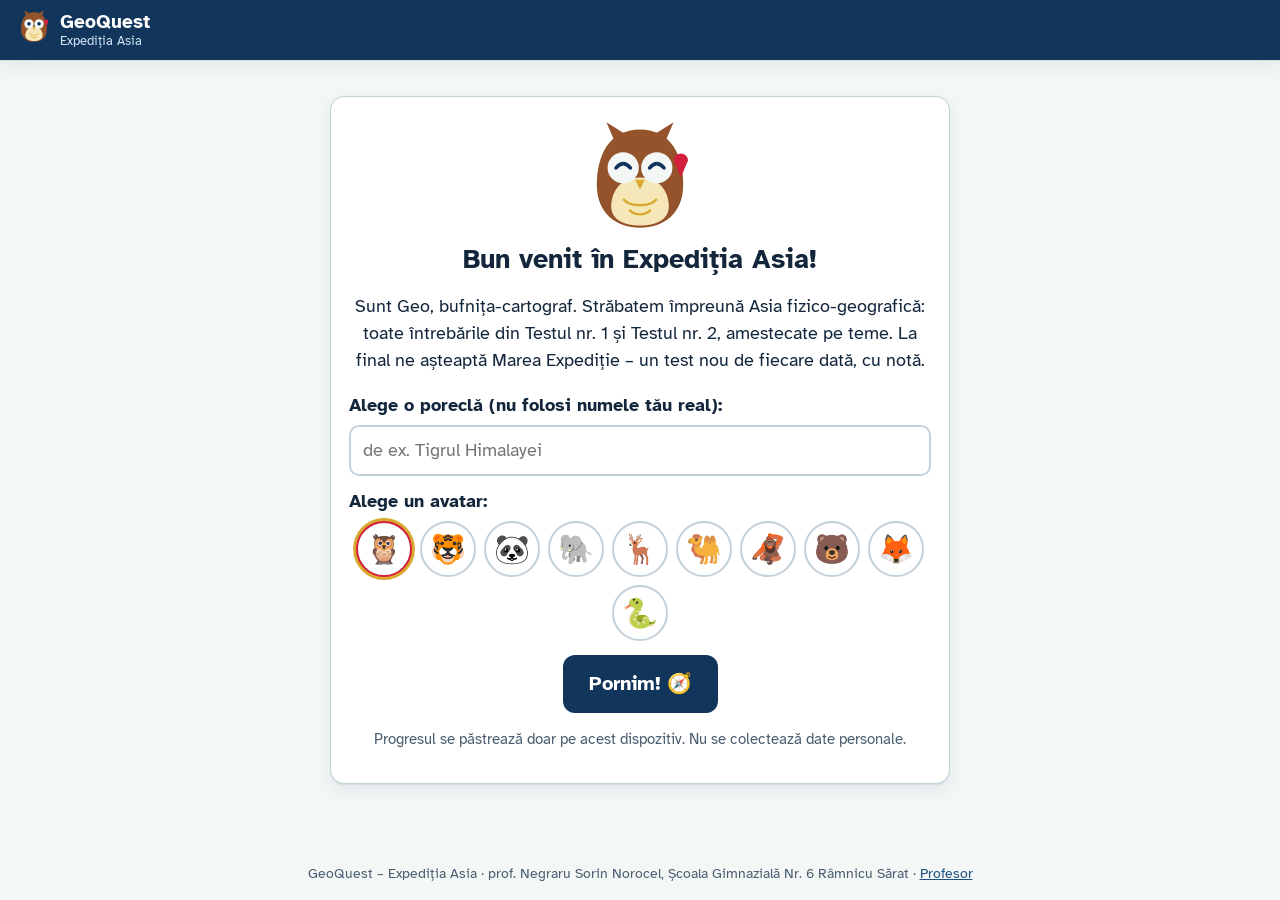
<file: index.html>
<!doctype html>
<html lang="ro">
<head>
  <meta charset="utf-8">
  <meta name="viewport" content="width=device-width, initial-scale=1, viewport-fit=cover">
  <title>GeoQuest – Expediția Asia</title>
  <meta name="description" content="Aplicație gamificată de învățare pentru clasa a VII-a: Asia fizico-geografică – itemii din Testul nr. 1 și Testul nr. 2, amestecați.">
  <meta name="theme-color" content="#12355b">
  <link rel="manifest" href="manifest.json">
  <link rel="icon" href="assets/icon.svg" type="image/svg+xml">
  <link rel="apple-touch-icon" href="assets/icon-192.png">
  <link rel="preconnect" href="https://fonts.googleapis.com">
  <link rel="preconnect" href="https://fonts.gstatic.com" crossorigin>
  <link href="https://fonts.googleapis.com/css2?family=Atkinson+Hyperlegible:ital,wght@0,400;0,700;1,400&display=swap" rel="stylesheet">
  <link rel="stylesheet" href="css/style.css">
</head>
<body>
  <a class="sari" href="#app">Sari la conținut</a>
  <header id="antet" class="antet"></header>
  <main id="app" tabindex="-1" aria-live="polite">
    <p class="incarcare">Se încarcă Asia… 🦉</p>
  </main>
  <footer class="subsol">
    GeoQuest – Expediția Asia · prof. Negraru Sorin Norocel, Școala Gimnazială Nr. 6 Râmnicu Sărat ·
    <a href="#/profesor">Profesor</a>
  </footer>
  <noscript><p style="padding:1rem">Aplicația are nevoie de JavaScript.</p></noscript>
  <script type="module" src="js/app.js"></script>
</body>
</html>
</file>
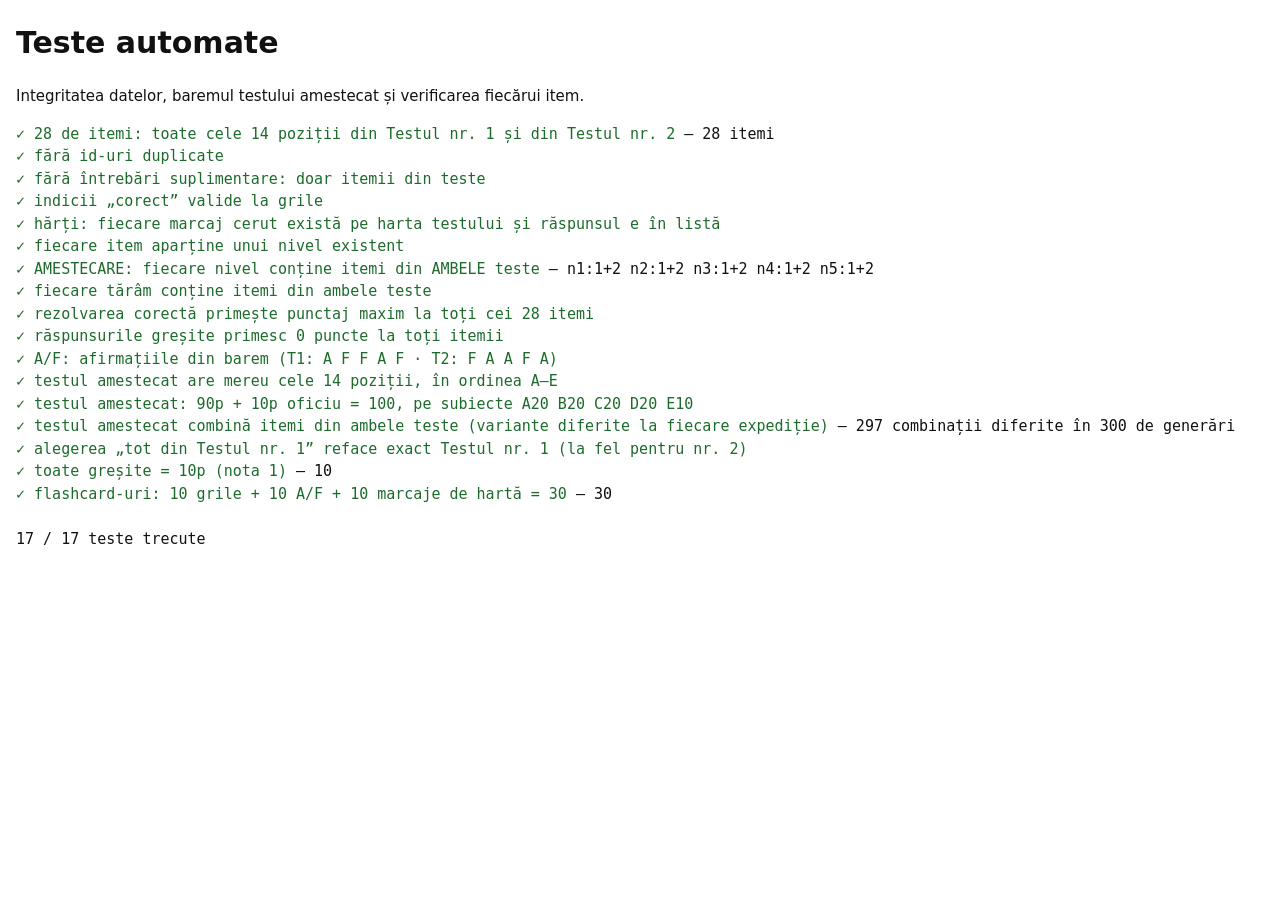
<file: tests/teste.html>
<!doctype html>
<html lang="ro"><head><meta charset="utf-8"><meta name="viewport" content="width=device-width, initial-scale=1"><title>Teste automate – Expediția Asia</title>
<style>body{font:15px/1.5 system-ui;margin:16px;background:#fff;color:#111}.ok{color:#1d6b2c}.nu{color:#b3261e;font-weight:700}pre{white-space:pre-wrap}</style></head>
<body><h1>Teste automate</h1><p>Integritatea datelor, baremul testului amestecat și verificarea fiecărui item.</p><pre id="out">Se rulează…</pre>
<script type="module">
import * as E from '../js/engine.js';
import { creeaza } from '../js/exercises.js';
import { construiesteTest } from '../js/expeditie.js';
const rez = []; const t = (nume, ok, info = '') => rez.push({ nume, ok: !!ok, info });
const SLOTURI = ['A-a', 'A-b', 'B-1', 'B-2', 'B-3', 'B-4', 'B-5', 'C-1', 'C-2', 'C-3', 'C-4', 'C-5', 'D', 'E'];
try {
  await E.incarcaDate();
  const toate = E.toateIntrebarile();
  // 1. integritate
  const ID = [1, 2].flatMap(n => SLOTURI.map(s => `T${n}-${s}`));
  t('28 de itemi: toate cele 14 poziții din Testul nr. 1 și din Testul nr. 2', ID.every(id => E.D.teste.some(q => q.id === id)) && E.D.teste.length === 28, `${E.D.teste.length} itemi`);
  t('fără id-uri duplicate', new Set(toate.map(q => q.id)).size === toate.length);
  t('fără întrebări suplimentare: doar itemii din teste', E.D.extra.length === 0 && toate.every(q => q.origine === 'test'));
  t('indicii „corect” valide la grile', toate.filter(q => q.tip === 'grila').every(q => q.corect >= 0 && q.corect < q.variante.length));
  t('hărți: fiecare marcaj cerut există pe harta testului și răspunsul e în listă', toate.filter(q => q.tip === 'harta_test').every(q => q.itemi.every(it => E.D.harta.harti[q.harta].marcaje[it.eticheta] && q.optiuni.includes(it.corect))));
  const niv = E.D.taramuri.flatMap(x => x.niveluri.map(n => n.id));
  t('fiecare item aparține unui nivel existent', toate.every(q => niv.includes(q.nivel)));
  t('AMESTECARE: fiecare nivel conține itemi din AMBELE teste', niv.every(n => new Set(E.intrebariNivel(n).map(q => q.test)).size === 2), niv.map(n => n + ':' + [...new Set(E.intrebariNivel(n).map(q => q.test))].join('+')).join(' '));
  t('fiecare tărâm conține itemi din ambele teste', E.D.taramuri.every(x => new Set(E.intrebariTaram(x.id).map(q => q.test)).size === 2));
  // 2. rezolvarea corectă = punctaj maxim
  const rele = [];
  for (const q of toate) { const c = creeaza(q, {}); const v = c.evalueaza(c._rezolva()); if (Math.abs(v - 1) > 1e-9) rele.push(q.id + '=' + v); }
  t('rezolvarea corectă primește punctaj maxim la toți cei ' + toate.length + ' itemi', !rele.length, rele.join(', '));
  // 3. răspunsuri greșite = 0
  const gresit = (q, c) => {
    switch (q.tip) {
      case 'grila': return (q.corect + 1) % q.variante.length;
      case 'adevarat_fals': return !q.adevarat;
      case 'harta_test': return q.itemi.map(it => q.optiuni.find(o => o !== it.corect));
      case 'tabel_comparativ': return Object.fromEntries(q.criterii.flatMap((cr, ci) => cr.corecte.map((i, z) => [`${ci}-${z}`, (i + 1) % cr.optiuni.length === cr.corecte[1 - z] ? (i + 2) % cr.optiuni.length : (i + 1) % cr.optiuni.length])));
      case 'selectie_multipla': { const k = q.de_selectat; const s = []; for (let i = 0; s.length < k; i++) if (c.evalueaza([i]) === 0) s.push(i); return s; }
    }
  };
  const nuZero = toate.filter(q => { const c = creeaza(q, {}); return c.evalueaza(gresit(q, c)) !== 0; }).map(q => q.id);
  t('răspunsurile greșite primesc 0 puncte la toți itemii', !nuZero.length, nuZero.join(', '));
  t('A/F: afirmațiile din barem (T1: A F F A F · T2: F A A F A)', [1, 2].map(n => SLOTURI.filter(s => s.startsWith('C')).map(s => E.D.teste.find(q => q.id === `T${n}-${s}`).adevarat ? 'A' : 'F').join('')).join('|') === 'AFFAF|FAAFA');
  // 4. testul amestecat
  const pePS = (it) => { const o = {}; for (const q of it) o[q.subiect] = (o[q.subiect] || 0) + q.puncte; return o; };
  let okBarem = true, okStruct = true, okMix = false, combinatii = new Set();
  for (let k = 0; k < 300; k++) {
    const it = construiesteTest();
    combinatii.add(it.map(q => q.test).join(''));
    if (it.length !== 14 || it.map(q => q.slot).join() !== SLOTURI.join()) okStruct = false;
    const max = it.reduce((a, q) => a + q.puncte, 0);
    const perfect = it.reduce((a, q) => { const c = creeaza(q, {}); return a + q.puncte * c.evalueaza(c._rezolva()); }, 0) + 10;
    if (max !== 90 || Math.abs(perfect - 100) > 1e-9 || JSON.stringify(pePS(it)) !== JSON.stringify({ A: 20, B: 20, C: 20, D: 20, E: 10 })) okBarem = false;
    if (new Set(it.map(q => q.test)).size === 2) okMix = true;
  }
  t('testul amestecat are mereu cele 14 poziții, în ordinea A–E', okStruct);
  t('testul amestecat: 90p + 10p oficiu = 100, pe subiecte A20 B20 C20 D20 E10', okBarem);
  t('testul amestecat combină itemi din ambele teste (variante diferite la fiecare expediție)', okMix && combinatii.size > 100, `${combinatii.size} combinații diferite în 300 de generări`);
  const doar1 = construiesteTest((s, v) => v.find(q => q.test === 1)), doar2 = construiesteTest((s, v) => v.find(q => q.test === 2));
  t('alegerea „tot din Testul nr. 1” reface exact Testul nr. 1 (la fel pentru nr. 2)', doar1.every(q => q.test === 1) && doar2.every(q => q.test === 2) && doar1.length === 14);
  const toateGresite = doar1.reduce((a, q) => { const c = creeaza(q, {}); return a + q.puncte * c.evalueaza(gresit(q, c)); }, 0) + 10;
  t('toate greșite = 10p (nota 1)', toateGresite === 10, String(toateGresite));
  // 5. flashcard-uri
  const cd = E.carduri();
  t('flashcard-uri: 10 grile + 10 A/F + 10 marcaje de hartă = 30', cd.length === 30, String(cd.length));
} catch (e) { t('excepție', false, e.stack || e.message); }
window.__rezultat = rez;
document.getElementById('out').innerHTML = rez.map(r => `<span class="${r.ok ? 'ok' : 'nu'}">${r.ok ? '✓' : '✗'} ${r.nume}</span>${r.info ? ' — ' + r.info : ''}`).join('\n') + `\n\n${rez.filter(r => r.ok).length} / ${rez.length} teste trecute`;
</script></body></html>
</file>
<file: css/style.css>
/* GeoQuest – Expediția Asia. Paleta GeoQuest: munte, podiș, câmpie, apă. */
:root {
  --mare: #12355b; --mare-2: #1e4f80; --apa: #d7e9f2; --campie: #4f8f4a; --campie-pal: #dcebd2;
  --podis: #d9a930; --podis-pal: #f6e7b8; --munte: #94532a; --munte-pal: #f3e3d6; --pion: #d21f3c;
  --hartie: #f3f7f6; --hartie-geo: #f3f7f6; --suprafata: #ffffff; --text: #13263b; --text-2: #4a5d70; --linie: #c3d1d9;
  --ok: #2d7a3e; --ok-pal: #e3f2e5; --gresit: #b3261e; --gresit-pal: #fbe7e5;
  --umbra: 0 1px 0 rgba(18, 53, 91, .08), 0 6px 18px rgba(18, 53, 91, .08);
  --raza: 14px; --font: 'Atkinson Hyperlegible', system-ui, -apple-system, 'Segoe UI', Roboto, sans-serif;
  --tinta: 48px; --fs: 18px; color-scheme: light;
}
@media (prefers-color-scheme: dark) {
  :root:not([data-theme="light"]) {
    --mare: #9cc7ea; --mare-2: #6fa8d6; --apa: #16324d; --campie: #7fbf72; --campie-pal: #1f3a24; --podis: #e7c25a; --podis-pal: #3d3417;
    --munte: #d9946a; --munte-pal: #3a2a20; --pion: #ff6b7f; --hartie: #0d1e30; --hartie-geo: #f3f7f6; --suprafata: #142a40; --text: #e8f0f6; --text-2: #a9bccb;
    --linie: #2b4560; --ok: #6fcf86; --ok-pal: #173a22; --gresit: #ff8a80; --gresit-pal: #43201e; color-scheme: dark;
  }
}
:root[data-theme="dark"] {
  --mare: #9cc7ea; --mare-2: #6fa8d6; --apa: #16324d; --campie: #7fbf72; --campie-pal: #1f3a24; --podis: #e7c25a; --podis-pal: #3d3417;
  --munte: #d9946a; --munte-pal: #3a2a20; --pion: #ff6b7f; --hartie: #0d1e30; --hartie-geo: #f3f7f6; --suprafata: #142a40; --text: #e8f0f6; --text-2: #a9bccb;
  --linie: #2b4560; --ok: #6fcf86; --ok-pal: #173a22; --gresit: #ff8a80; --gresit-pal: #43201e; color-scheme: dark;
}
:root[data-text-mare] { --fs: 22px; --tinta: 56px; }
:root[data-proiectie] { --fs: 26px; --tinta: 64px; --text: #000; --text-2: #222; --hartie: #fff; --suprafata: #fff; --linie: #333; --mare: #0b2540; color-scheme: light; }

* { box-sizing: border-box; }
html { -webkit-text-size-adjust: 100%; }
body { margin: 0; background: var(--hartie); color: var(--text); font: var(--fs)/1.5 var(--font); min-height: 100vh; display: flex; flex-direction: column; overflow-x: hidden; }
main:focus, main:focus-visible { outline: none !important; }
main { flex: 1; width: 100%; max-width: 980px; margin: 0 auto; padding: 16px; outline: none; }
:root[data-proiectie] main { max-width: 1500px; }
a { color: var(--mare-2); }
h1, h2, h3 { line-height: 1.2; margin: .3em 0 .5em; }
.sari { position: absolute; left: -999px; } .sari:focus { left: 8px; top: 8px; background: var(--suprafata); padding: 8px; z-index: 9; }
.incarcare { text-align: center; padding: 3rem 0; }
.mic, small { font-size: .82em; color: var(--text-2); }

/* antet */
.antet { position: sticky; top: 0; z-index: 5; display: flex; align-items: center; justify-content: space-between; gap: 8px; padding: 8px 16px; background: var(--mare); color: #fff; box-shadow: var(--umbra); }
.antet .logo { display: flex; align-items: center; gap: 8px; color: #fff; text-decoration: none; }
.antet .logo b { display: block; font-size: 1.05em; } .antet .logo small { color: #cfe3f5; display: block; font-size: .72em; margin-top: -4px; }
.stat-antet { display: flex; gap: 6px; align-items: center; }
.pastila { background: rgba(255,255,255,.14); color: #fff; padding: 4px 10px; border-radius: 999px; text-decoration: none; font-size: .82em; white-space: nowrap; min-height: 36px; display: inline-flex; align-items: center; }
.pastila.avatar { font-size: 1.2em; padding: 2px 8px; }
@media (max-width: 520px) { .ascuns-mic { display: none; } .antet .logo small { display: none; } }
.subsol { text-align: center; font-size: .75em; color: var(--text-2); padding: 16px; }

/* elemente comune */
.card { background: var(--suprafata); border: 1px solid var(--linie); border-radius: var(--raza); box-shadow: var(--umbra); padding: 18px; margin: 12px 0; }
.btn { appearance: none; border: 0; background: var(--mare); color: #fff; font: inherit; font-weight: 700; padding: 10px 18px; min-height: var(--tinta); border-radius: 12px; cursor: pointer; text-decoration: none; display: inline-flex; align-items: center; justify-content: center; gap: 6px; text-align: center; }
:root[data-theme="dark"] .btn, .btn { }
@media (prefers-color-scheme: dark) { :root:not([data-theme="light"]):not([data-proiectie]) .btn { background: #2e6aa3; } }
.btn:hover { filter: brightness(1.1); } .btn:disabled { opacity: .45; cursor: not-allowed; }
.btn.sec { background: transparent; color: var(--mare-2); border: 2px solid currentColor; }
.btn.mic { min-height: 40px; padding: 6px 12px; font-size: .85em; }
.btn.mare { font-size: 1.1em; padding: 14px 26px; }
.btn.pericol { background: var(--gresit); }
.btn input[type=file] { display: none; }
.rand-butoane { display: flex; flex-wrap: wrap; gap: 10px; justify-content: flex-end; margin-top: 14px; }
.rand-butoane.stanga { justify-content: flex-start; }
.camp { font: inherit; width: 100%; padding: 10px 12px; min-height: var(--tinta); border: 2px solid var(--linie); border-radius: 10px; background: var(--suprafata); color: var(--text); }
.camp:focus, .btn:focus-visible, button:focus-visible, a:focus-visible, [tabindex]:focus-visible { outline: 3px solid var(--podis); outline-offset: 2px; }
.camp.corect { border-color: var(--ok); background: var(--ok-pal); } .camp.gresit { border-color: var(--gresit); background: var(--gresit-pal); }
.eticheta { display: block; font-weight: 700; margin: 12px 0 6px; } .eticheta .camp { margin-top: 6px; font-weight: 400; }
.pesmet { margin: 4px 0 8px; } .pesmet a { text-decoration: none; font-weight: 700; display: inline-flex; min-height: 40px; align-items: center; }
.titlu-sectiune { font-size: 1.35em; }

/* Geo */
.geo-spune { display: flex; gap: 10px; align-items: flex-start; margin: 10px 0; }
.geo-avatar { flex: none; }
.geo-bula { background: var(--podis-pal); border-radius: 14px; padding: 10px 14px; position: relative; flex: 1; }
.geo-bula::before { content: ''; position: absolute; left: -8px; top: 18px; border: 8px solid transparent; border-right-color: var(--podis-pal); border-left: 0; }
.geo-mare { display: flex; justify-content: center; }

/* start */
.start { text-align: center; max-width: 620px; margin: 20px auto; }
.start .eticheta { text-align: left; }
.avatare { display: flex; flex-wrap: wrap; gap: 8px; justify-content: center; margin: 6px 0 14px; }
.avatar-btn { font-size: 1.6em; width: 56px; height: 56px; border-radius: 50%; border: 2px solid var(--linie); background: var(--suprafata); cursor: pointer; }
.avatar-btn[aria-pressed="true"] { border-color: var(--pion); box-shadow: 0 0 0 3px var(--podis); }

/* tărâmuri */
.taramuri { display: grid; grid-template-columns: repeat(auto-fit, minmax(200px, 1fr)); gap: 12px; }
.taram { position: relative; display: flex; flex-direction: column; gap: 4px; padding: 16px; border-radius: var(--raza); background: var(--suprafata); border: 2px solid var(--linie); border-top: 8px solid var(--c); text-decoration: none; color: var(--text); box-shadow: var(--umbra); transition: transform .15s; }
.taram:hover { transform: translateY(-3px); }
.taram .icon { font-size: 2em; } .taram .nr { font-size: .75em; text-transform: uppercase; letter-spacing: .06em; color: var(--text-2); }
.taram.boss { background: linear-gradient(135deg, var(--suprafata), var(--apa)); }
.taram.blocat { opacity: .7; filter: grayscale(.6); }
.progres { display: block; height: 10px; border-radius: 6px; background: var(--linie); overflow: hidden; }
.progres > span { display: block; height: 100%; background: linear-gradient(90deg, var(--podis), var(--campie)); }
.progres.lat { height: 14px; margin: 8px 0; }
.actiuni { display: grid; grid-template-columns: repeat(auto-fit, minmax(150px, 1fr)); gap: 10px; }
.actiuni.doua { grid-template-columns: repeat(auto-fit, minmax(160px, 1fr)); margin-bottom: 8px; }
.actiune { display: flex; flex-direction: column; gap: 2px; padding: 14px; border-radius: var(--raza); background: var(--suprafata); border: 1px solid var(--linie); text-decoration: none; color: var(--text); box-shadow: var(--umbra); min-height: var(--tinta); }
.actiune > span { font-size: 1.6em; }

.cap-taram { display: flex; align-items: center; gap: 12px; border-left: 8px solid var(--c); padding-left: 12px; }
.cap-taram .icon { font-size: 2.2em; }
.niveluri { list-style: none; padding: 0; display: grid; gap: 10px; }
.nivel { display: flex; align-items: center; gap: 12px; padding: 12px 14px; border-radius: var(--raza); background: var(--suprafata); border: 1px solid var(--linie); text-decoration: none; color: var(--text); min-height: 64px; box-shadow: var(--umbra); }
.nr-nivel { width: 40px; height: 40px; border-radius: 50%; background: var(--mare); color: #fff; display: grid; place-items: center; font-weight: 700; flex: none; }
.tn { flex: 1; display: flex; flex-direction: column; }
.stele { color: #e0a800; font-size: 1.25em; letter-spacing: 2px; white-space: nowrap; } .stele .gol { color: var(--linie); }
.stele.mari { font-size: 2.6em; margin: 0; }

/* fișe */
.fisa { border-top: 8px solid var(--c); } .fisa ul { padding-left: 1.2em; } .fisa li { margin: 8px 0; }

/* întrebare */
.titlu-nivel { font-size: 1.2em; }
.bara-progres { height: 12px; background: var(--linie); border-radius: 8px; overflow: hidden; margin: 6px 0; }
.bara-progres span { display: block; height: 100%; background: var(--campie); transition: width .3s; }
.meta-q { display: flex; flex-wrap: wrap; gap: 6px; margin-bottom: 6px; }
.eticheta-tip, .eticheta-test, .eticheta-rep { font-size: .75em; padding: 2px 10px; border-radius: 999px; background: var(--apa); color: var(--text); font-weight: 700; }
.eticheta-test { background: var(--podis-pal); } .eticheta-rep { background: var(--gresit-pal); }
.enunt { font-size: 1.15em; }
.instr { color: var(--text-2); font-size: .9em; margin: 4px 0 10px; }
.variante { display: grid; gap: 8px; } .variante.doua { grid-template-columns: 1fr 1fr; }
.varianta { text-align: left; font: inherit; color: var(--text); background: var(--suprafata); border: 2px solid var(--linie); border-radius: 12px; padding: 10px 14px; min-height: var(--tinta); cursor: pointer; }
.varianta.af { text-align: center; font-weight: 700; }
.varianta .litera { font-weight: 700; color: var(--mare-2); }
.varianta[aria-pressed="true"] { border-color: var(--mare-2); background: var(--apa); box-shadow: inset 0 0 0 1px var(--mare-2); }
.corect, .varianta.corect { border-color: var(--ok) !important; background: var(--ok-pal) !important; }
.corect::after { content: ' ✓'; color: var(--ok); font-weight: 700; }
.gresit, .varianta.gresit { border-color: var(--gresit) !important; background: var(--gresit-pal) !important; }
.gresit::after { content: ' ✗'; color: var(--gresit); font-weight: 700; }
.ratat { border-style: dashed !important; border-color: var(--ok) !important; }
.eliminat { opacity: .35; text-decoration: line-through; }
.lacunar { font-size: 1.15em; font-weight: 700; } .lacunar .gol { color: var(--pion); }

/* potrivire */
.potrivire { display: grid; grid-template-columns: 1fr 1fr; gap: 12px; }
@media (max-width: 560px) { .potrivire { grid-template-columns: 1fr; } }
.potrivire .col { display: grid; gap: 8px; align-content: start; }
.potrivire h4 { margin: 0; text-align: center; }
.pot-a, .pot-b { font: inherit; text-align: left; color: var(--text); background: var(--suprafata); border: 2px solid var(--linie); border-left: 10px solid var(--c, transparent); border-radius: 10px; padding: 8px 10px; min-height: var(--tinta); cursor: pointer; }
.pot-a.activ { box-shadow: 0 0 0 3px var(--podis); }
.pot-a .nr, .pot-b .nr { font-weight: 700; color: var(--mare-2); } .leg { font-weight: 700; color: var(--pion); }

/* hartă */
.harta { position: relative; width: 100%; max-width: 900px; margin: 8px auto; border-radius: 12px; overflow: hidden; border: 1px solid var(--linie); background: #fff; touch-action: manipulation; }
.harta.mica { max-width: 640px; }
.harta img { display: block; width: 100%; height: auto; user-select: none; -webkit-user-select: none; }
.harta-strat { position: absolute; inset: 0; width: 100%; height: 100%; }
.regiune polygon { fill: transparent; stroke: transparent; stroke-width: 4; }
.regiune[role="button"] { cursor: pointer; }
.regiune[role="button"]:hover polygon, .regiune:focus polygon { fill: rgba(255, 220, 80, .35); stroke: #12355b; }
.regiune:focus { outline: none; }
.regiune.evidentiata polygon { fill: rgba(210, 31, 60, .32); stroke: #d21f3c; stroke-width: 6; }
.regiune.aleasa polygon { fill: rgba(30, 79, 128, .45); stroke: #12355b; stroke-width: 7; }
.regiune.corect polygon { fill: rgba(45, 122, 62, .5); stroke: #1d5a2b; stroke-width: 7; }
.regiune.gresit polygon { fill: rgba(179, 38, 30, .45); stroke: #b3261e; stroke-width: 7; }
.regiune.corect::after, .regiune.gresit::after { content: none; }
.eticheta-litera circle { fill: #fff; stroke: #d21f3c; stroke-width: 6; }
.eticheta-litera text { font: 700 48px var(--font); text-anchor: middle; fill: #d21f3c; }
.calibrare { fill: rgba(255, 200, 0, .25); stroke: #d21f3c; stroke-width: 4; }
.grila-select { display: grid; gap: 8px; grid-template-columns: repeat(auto-fit, minmax(220px, 1fr)); }
.rand-select { display: flex; align-items: center; gap: 8px; } .rand-select .camp { flex: 1; }

/* selecții, comparare, ordonare */
.varianta.bifa[aria-pressed="true"]::before { content: '☑ '; }
.venn .rand-comp { display: flex; flex-wrap: wrap; align-items: center; justify-content: space-between; gap: 8px; padding: 8px 10px; border: 2px solid var(--linie); border-radius: 10px; margin: 6px 0; background: var(--suprafata); }
.rand-comp .af-text { flex: 1 1 260px; } .rand-comp .bt { display: flex; gap: 6px; }
.mini { font: inherit; font-size: .82em; min-height: 40px; min-width: 40px; padding: 4px 10px; border-radius: 8px; border: 2px solid var(--linie); background: var(--suprafata); color: var(--text); cursor: pointer; }
.mini.as[aria-pressed="true"] { background: var(--ok-pal); border-color: var(--ok); font-weight: 700; }
.mini.de[aria-pressed="true"] { background: var(--podis-pal); border-color: var(--podis); font-weight: 700; }
.bloc h4 { margin: 10px 0 6px; }
.rand-ce { display: flex; flex-wrap: wrap; gap: 8px; align-items: center; padding: 6px 0; border-bottom: 1px solid var(--linie); }
.rand-ce label { flex: 1 1 200px; display: flex; align-items: center; gap: 8px; min-height: var(--tinta); }
.rand-ce input[type=checkbox] { width: 24px; height: 24px; }
.rand-ce .camp { flex: 1 1 220px; width: auto; }
.ordonare { list-style: none; padding: 0; margin: 0 0 10px; display: grid; gap: 6px; counter-reset: ord; }
.el-ord { display: flex; align-items: center; gap: 8px; background: var(--suprafata); border: 2px solid var(--linie); border-radius: 10px; padding: 6px 8px; }
.el-ord::before { counter-increment: ord; content: counter(ord) "."; font-weight: 700; color: var(--mare-2); min-width: 1.4em; }
.el-ord .txt { flex: 1; } .el-ord .sageti { display: inline-flex; gap: 6px; flex: none; }
.indicii { padding-left: 1.4em; font-weight: 700; } .indicii li { margin: 4px 0; }

/* feedback */
.feedback { margin-top: 12px; border-radius: 12px; padding: 4px 10px 10px; }
.feedback.ok { background: var(--ok-pal); } .feedback.nu { background: var(--gresit-pal); }
.feedback .geo-bula { background: var(--suprafata); } .feedback .geo-bula::before { border-right-color: var(--suprafata); }
.solutie { margin: 6px 0; } .sol { margin: 4px 0; padding-left: 1.2em; }
.sursa summary { cursor: pointer; font-size: .85em; color: var(--text-2); min-height: 32px; } .sursa p { font-style: italic; font-size: .9em; }
.xp-castigat { font-weight: 700; color: var(--ok); margin: 4px 0 0; }

/* final, insigne, profil */
.final { text-align: center; } .final .rand-butoane { justify-content: center; }
.insigne { display: grid; grid-template-columns: repeat(auto-fill, minmax(150px, 1fr)); gap: 10px; }
.insigna { display: flex; flex-direction: column; align-items: center; text-align: center; gap: 2px; padding: 12px; border-radius: var(--raza); background: var(--suprafata); border: 1px dashed var(--linie); opacity: .65; }
.insigna.castigata { opacity: 1; border: 2px solid var(--podis); background: var(--podis-pal); }
.insigna .ic { font-size: 2em; }
.insigne-noi { display: flex; flex-wrap: wrap; justify-content: center; gap: 8px; } .insigne-noi h3 { width: 100%; }
.profil { text-align: center; } .avatar-mare { font-size: 4em; } .rang { font-size: 1.15em; }
.ranguri { text-align: left; } .ranguri li { opacity: .55; margin: 4px 0; } .ranguri li.atins { opacity: 1; font-weight: 700; }

/* flashcard */
.leitner { display: flex; flex-wrap: wrap; gap: 6px; } .cutie { padding: 2px 10px; border-radius: 999px; background: var(--apa); font-size: .8em; }
.flashcard { display: grid; width: 100%; min-height: 240px; border: 0; padding: 0; background: none; cursor: pointer; perspective: 1000px; font: inherit; color: var(--text); }
.flashcard > div { grid-area: 1/1; display: flex; flex-direction: column; justify-content: center; gap: 10px; padding: 24px; border-radius: 18px; background: var(--suprafata); border: 2px solid var(--linie); box-shadow: var(--umbra); backface-visibility: hidden; transition: transform .5s; }
.flashcard .fata p { font-size: 1.2em; font-weight: 700; }
.flashcard .verso { transform: rotateY(180deg); background: var(--podis-pal); }
.flashcard .verso .raspuns { font-size: 1.3em; font-weight: 700; }
.flashcard.intors .fata { transform: rotateY(180deg); } .flashcard.intors .verso { transform: rotateY(360deg); }

/* setări / profesor */
.comutator { display: flex; gap: 12px; align-items: flex-start; padding: 10px 0; border-bottom: 1px solid var(--linie); cursor: pointer; }
.comutator input { width: 26px; height: 26px; flex: none; margin-top: 2px; } .comutator span { display: flex; flex-direction: column; }
.taburi { display: flex; flex-wrap: wrap; gap: 6px; } .taburi button { font: inherit; font-size: .85em; padding: 8px 12px; min-height: 44px; border-radius: 10px 10px 0 0; border: 1px solid var(--linie); background: var(--suprafata); color: var(--text); cursor: pointer; }
.taburi button[aria-selected="true"] { background: var(--mare); color: #fff; }
.filtre { display: flex; flex-wrap: wrap; gap: 8px; margin-bottom: 10px; } .filtre .camp { flex: 1 1 200px; width: auto; }
.lista-prof { display: grid; gap: 4px; max-height: 70vh; overflow: auto; }
.rand-prof { display: grid; grid-template-columns: 36px 110px 120px 1fr auto; gap: 8px; align-items: center; font-size: .8em; padding: 4px; border-bottom: 1px solid var(--linie); }
.rand-prof.inactiv { opacity: .45; } .rand-prof .id { font-family: monospace; } .rand-prof input { width: 22px; height: 22px; }
@media (max-width: 640px) { .rand-prof { grid-template-columns: 30px 1fr auto; } .rand-prof .id, .rand-prof .tip { display: none; } }
.cod { font-family: monospace; font-size: .75em; margin: 8px 0; }

/* expediție */
.cap-exp { display: flex; justify-content: space-between; align-items: center; gap: 8px; }
.ceas { font-weight: 700; background: var(--apa); padding: 4px 12px; border-radius: 999px; } .ceas.putin { background: var(--gresit-pal); color: var(--gresit); }
.nav-exp { display: flex; flex-wrap: wrap; gap: 4px; }
.pas { font: inherit; font-size: .75em; min-width: 44px; min-height: 40px; border-radius: 8px; border: 2px solid var(--linie); background: var(--suprafata); color: var(--text); cursor: pointer; }
.pas.facut { background: var(--campie-pal); border-color: var(--campie); } .pas.curent { border-color: var(--pion); box-shadow: 0 0 0 2px var(--podis); }
.nota { font-size: 1.6em; } .nota strong { font-size: 1.6em; color: var(--mare-2); }
.tabel-barem { margin: 10px auto; border-collapse: collapse; min-width: 260px; }
.tabel-barem th, .tabel-barem td { border: 1px solid var(--linie); padding: 6px 12px; } .tabel-barem .total { font-weight: 700; background: var(--apa); }
.gresite { text-align: left; } .item-gresit { border: 1px solid var(--linie); border-radius: 10px; padding: 8px 10px; margin: 6px 0; background: var(--suprafata); }
.item-gresit summary { cursor: pointer; font-size: .9em; }

/* mod clasă */
.echipe-config { display: grid; gap: 8px; margin: 8px 0; } .echipa-cfg { display: flex; align-items: center; gap: 8px; }
.echipa-cfg .punct { width: 22px; height: 22px; border-radius: 50%; background: var(--c); flex: none; }
.segment { display: inline-flex; border: 2px solid var(--mare-2); border-radius: 10px; overflow: hidden; }
.segment button { font: inherit; min-width: 56px; min-height: 44px; border: 0; background: var(--suprafata); color: var(--text); cursor: pointer; }
.segment button[aria-pressed="true"] { background: var(--mare-2); color: #fff; }
.scor-echipe { display: grid; grid-template-columns: repeat(auto-fit, minmax(140px, 1fr)); gap: 8px; }
.echipa { border-radius: 12px; padding: 8px 12px; background: var(--suprafata); border: 3px solid var(--c); display: flex; justify-content: space-between; align-items: center; }
.echipa.activa { background: var(--c); color: #fff; transform: scale(1.04); }
.echipa .pct { font-size: 1.5em; font-weight: 700; }
.centru { text-align: center; }
.roata { width: 220px; height: 220px; margin: 20px auto; border-radius: 50%; position: relative; background: conic-gradient(#94532a 0 72deg, #d9a930 72deg 144deg, #2d7a3e 144deg 216deg, #1e4f80 216deg 288deg, #0f766e 288deg 360deg); transition: transform 2.2s cubic-bezier(.2,.8,.2,1); border: 6px solid var(--mare); }
.roata span { position: absolute; left: 50%; top: 50%; width: 1.6em; height: 1.2em; margin: -.6em 0 0 -.8em; text-align: center; font-size: 1.6em; font-weight: 700; color: #fff; transform: rotate(calc(var(--i) * 72deg + 36deg)) translate(0, -72px); }
.rez-roata { font-size: 1.3em; font-weight: 700; }
.podium { list-style: none; padding: 0; font-size: 1.3em; } .podium li { margin: 8px 0; border-left: 10px solid var(--c); padding-left: 10px; text-align: left; }

/* modal, toast, confetti */
.modal-fundal { position: fixed; inset: 0; background: rgba(0,0,0,.45); display: grid; place-items: center; z-index: 20; padding: 16px; }
.modal { background: var(--suprafata); border-radius: var(--raza); padding: 18px; width: min(760px, 100%); max-height: 90vh; overflow: auto; }
.toast { position: fixed; left: 50%; bottom: 24px; transform: translate(-50%, 140%); background: var(--mare); color: #fff; padding: 10px 18px; border-radius: 12px; z-index: 30; transition: transform .25s; max-width: calc(100vw - 32px); text-align: center; }
.toast.vizibil { transform: translate(-50%, 0); } .toast-ok { background: var(--ok); }
.confetti { position: fixed; inset: 0; pointer-events: none; z-index: 25; overflow: hidden; }
.confetti span { position: absolute; top: -40px; animation: cade 2.2s ease-in forwards; }
@keyframes cade { to { transform: translateY(110vh) rotate(540deg); opacity: .6; } }
@media (prefers-reduced-motion: reduce) { *, *::before, *::after { transition: none !important; animation: none !important; } }

/* ---------- Expediția Asia: hărțile din teste */
.harta-test { display: grid; gap: 12px; align-items: start; }
@media (min-width: 900px) { .harta-test { grid-template-columns: minmax(0, 1.15fr) minmax(0, 1fr); } .harta-test .grila-select { grid-template-columns: 1fr; } }
.harta-test .harta { max-width: 560px; margin: 0 auto; }
:root[data-proiectie] .harta-test .harta { max-width: 720px; }
.inel { fill: rgba(255, 214, 10, .18); stroke: var(--pion); stroke-width: 7; }
.inel.activ { stroke-width: 9; animation: puls 1.6s ease-in-out infinite; transform-box: fill-box; transform-origin: center; }
.inel.corect { stroke: #1d6b2c; fill: rgba(45, 122, 62, .25); } .inel.gresit { stroke: #b3261e; fill: rgba(179, 38, 30, .25); }
@keyframes puls { 50% { transform: scale(1.18); } }
.marcaj { display: inline-grid; place-items: center; width: 38px; height: 38px; border-radius: 50%; border: 3px solid var(--pion); background: var(--suprafata); flex: none; }
.harta.decupat { max-width: 520px; background: #fff; }
.harta.decupat svg { display: block; width: 100%; height: auto; }
.flashcard .card-harta { margin: 0 auto; pointer-events: none; }
.harti-prof { display: grid; gap: 16px; grid-template-columns: repeat(auto-fit, minmax(260px, 1fr)); }
.harti-prof .harta { max-width: 520px; }
/* ---------- comparare climatică */
.tabel-comp .criteriu { border: 2px solid var(--linie); border-radius: 12px; padding: 4px 10px 8px; margin: 10px 0; }
.tabel-comp legend { font-weight: 700; padding: 0 6px; color: var(--mare-2); }
.mini.z0[aria-pressed="true"] { background: var(--apa); border-color: var(--mare-2); font-weight: 700; }
.mini.z1[aria-pressed="true"] { background: var(--podis-pal); border-color: var(--podis); font-weight: 700; }
.sol-comp td, .sol-comp th { text-align: left; vertical-align: top; }
.tabel-barem.sol-comp { width: 100%; font-size: .92em; }
</file>
